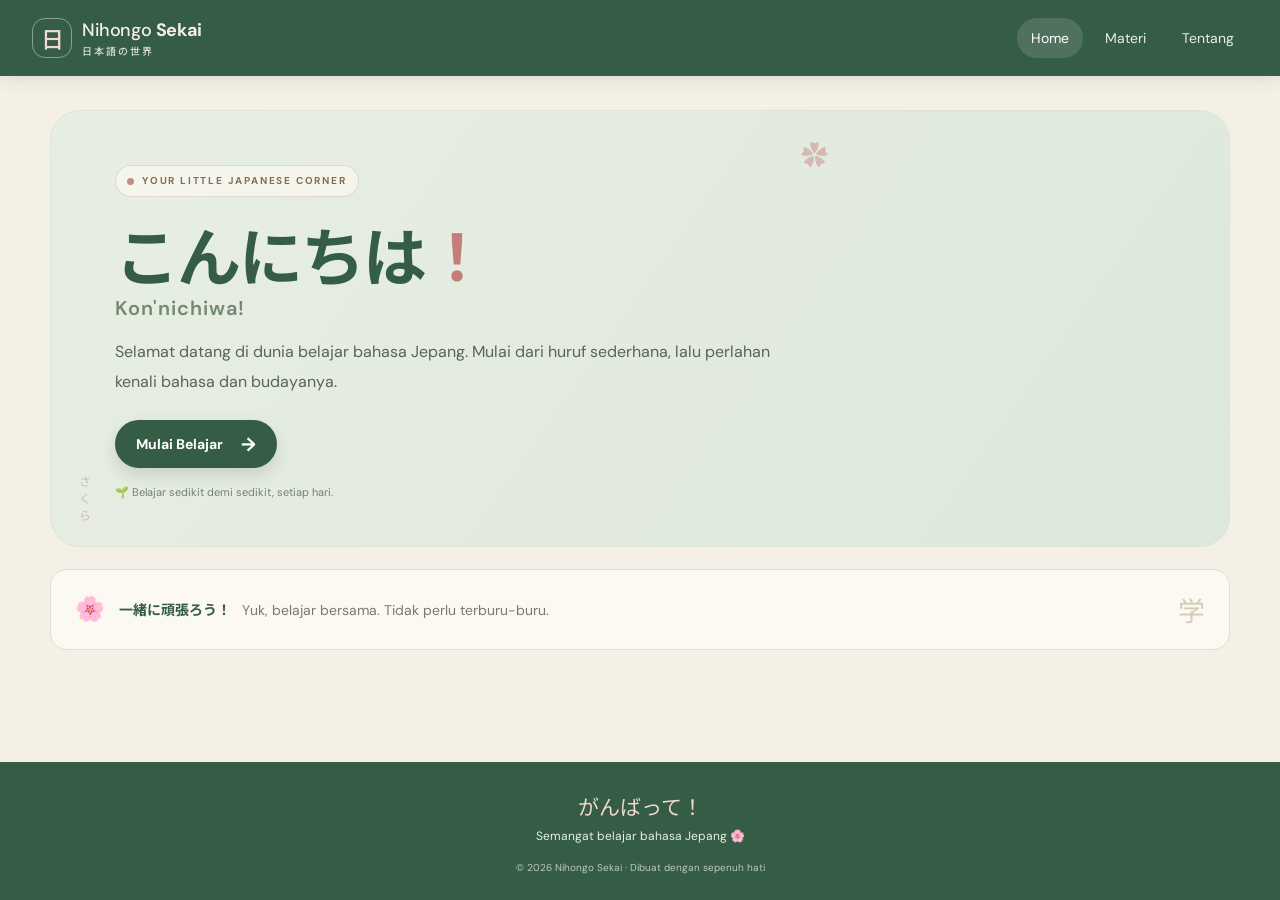
<file: index.html>
<!DOCTYPE html>
<html lang="id">
<head>
  <meta charset="UTF-8">
  <meta name="viewport" content="width=device-width, initial-scale=1.0">
  <meta name="theme-color" content="#355C45">
  <meta name="description" content="Nihongo Sekai — teman belajar bahasa Jepang dari dasar dengan suasana yang menyenangkan.">
  <title>Nihongo Sekai — Selamat Datang</title>
  <link rel="preconnect" href="https://fonts.googleapis.com">
  <link rel="preconnect" href="https://fonts.gstatic.com" crossorigin>
  <link href="https://fonts.googleapis.com/css2?family=DM+Sans:wght@400;500;600;700&family=Noto+Sans+JP:wght@500;600;700&display=swap" rel="stylesheet">
  <link rel="stylesheet" href="css/style.css">
</head>
<body>
  <header class="site-header" id="home">
    <nav class="navbar" aria-label="Navigasi utama">
      <a class="logo" href="#home" aria-label="Nihongo Sekai, kembali ke beranda">
        <span class="logo-mark" aria-hidden="true">日</span>
        <span>Nihongo <strong>Sekai</strong><small>日本語の世界</small></span>
      </a>
      <button class="menu-toggle" id="menuToggle" type="button" aria-label="Buka menu" aria-expanded="false" aria-controls="navLinks">
        <span></span><span></span><span></span>
      </button>
      <div class="nav-links" id="navLinks">
        <a class="active" href="index.html">Home</a>
        <a href="materi.html">Materi</a>
        <a href="index.html#tentang">Tentang</a>
      </div>
    </nav>
  </header>

  <main>
    <section class="hero page-width" aria-labelledby="heroTitle">
      <div class="hero-copy">
        <span class="eyebrow"><span class="eyebrow-dot"></span> YOUR LITTLE JAPANESE CORNER</span>
        <h1 id="heroTitle">こんにちは<span>！</span><br><em>Kon'nichiwa!</em></h1>
        <p class="hero-description">Selamat datang di dunia belajar bahasa Jepang. Mulai dari huruf sederhana, lalu perlahan kenali bahasa dan budayanya.</p>
        <a class="primary-button" href="materi.html">Mulai Belajar <span aria-hidden="true">→</span></a>
        <p class="hero-note"><span aria-hidden="true">🌱</span> Belajar sedikit demi sedikit, setiap hari.</p>
      </div>
      <span class="decor decor-one" aria-hidden="true">✿</span>
      <span class="decor decor-two" aria-hidden="true">さくら</span>
    </section>

    <section class="welcome-strip page-width" aria-label="Pesan penyemangat">
      <span class="welcome-icon" aria-hidden="true">🌸</span>
      <p><strong>一緒に頑張ろう！</strong> <span>Yuk, belajar bersama. Tidak perlu terburu-buru.</span></p>
      <span class="welcome-jp" aria-hidden="true">学</span>
    </section>


  </main>

  <footer class="footer">
    <p class="footer-jp">がんばって！</p>
    <p>Semangat belajar bahasa Jepang 🌸</p>
    <small>© <span id="year">2026</span> Nihongo Sekai · Dibuat dengan sepenuh hati</small>
  </footer>
  <script src="js/script.js"></script>
</body>
</html>
</file>
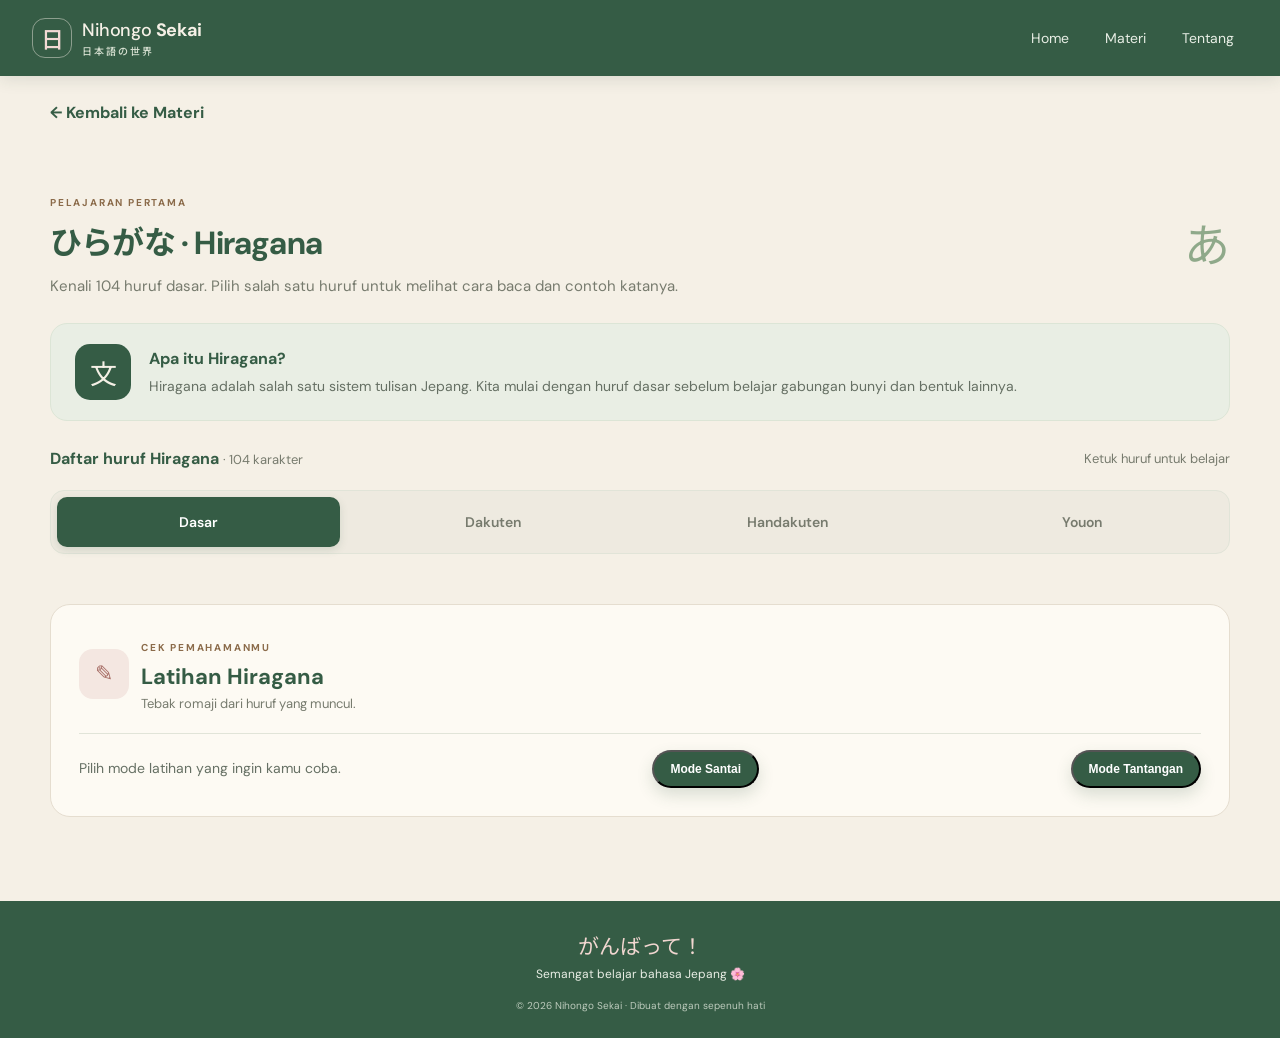
<file: hiragana.html>
<!DOCTYPE html>
<html lang="id">
<head>
  <meta charset="UTF-8">
  <meta name="viewport" content="width=device-width, initial-scale=1.0">
  <meta name="theme-color" content="#355C45">
  <meta name="description" content="Nihongo Sekai — teman belajar bahasa Jepang dari dasar dengan suasana yang menyenangkan.">
  <title>Belajar Hiragana — Nihongo Sekai</title>
  <link rel="preconnect" href="https://fonts.googleapis.com">
  <link rel="preconnect" href="https://fonts.gstatic.com" crossorigin>
  <link href="https://fonts.googleapis.com/css2?family=DM+Sans:wght@400;500;600;700&family=Noto+Sans+JP:wght@500;600;700&display=swap" rel="stylesheet">
  <link rel="stylesheet" href="css/style.css">
</head>
<body>
  <header class="site-header" id="home">
    <nav class="navbar" aria-label="Navigasi utama">
      <a class="logo" href="index.html" aria-label="Nihongo Sekai, kembali ke beranda">
        <span class="logo-mark" aria-hidden="true">日</span>
        <span>Nihongo <strong>Sekai</strong><small>日本語の世界</small></span>
      </a>
      <button class="menu-toggle" id="menuToggle" type="button" aria-label="Buka menu" aria-expanded="false" aria-controls="navLinks">
        <span></span><span></span><span></span>
      </button>
      <div class="nav-links" id="navLinks">
        <a href="index.html">Home</a>
        <a href="materi.html#materi">Materi</a>
        <a href="index.html#tentang">Tentang</a>
      </div>
    </nav>
  </header>

  <main>
    <div class="page-width" style="padding-top:24px">
      <a class="back-link" href="materi.html">← Kembali ke Materi</a>
    </div>
    <section class="hiragana-section page-width" id="hiragana" aria-labelledby="hiraganaTitle">
      <div class="section-heading hiragana-heading">
        <div>
          <span class="section-kicker">PELAJARAN PERTAMA</span>
          <h2 id="hiraganaTitle">ひらがな · Hiragana</h2>
          <p>Kenali 104 huruf dasar. Pilih salah satu huruf untuk melihat cara baca dan contoh katanya.</p>
        </div>
        <span class="heading-flower" aria-hidden="true">あ</span>
      </div>

      <div class="lesson-intro">
        <span class="lesson-intro-mark" aria-hidden="true">文</span>
        <div><strong>Apa itu Hiragana?</strong><p>Hiragana adalah salah satu sistem tulisan Jepang. Kita mulai dengan huruf dasar sebelum belajar gabungan bunyi dan bentuk lainnya.</p></div>
      </div>

      <div class="kana-toolbar">
        <div>
          <strong>Daftar huruf Hiragana</strong>
          <span id="kanaCount"> · 104 karakter</span>
        </div>
        <span class="tap-hint">Ketuk huruf untuk belajar</span>
      </div>

      <div class="kana-tabs" role="tablist" aria-label="Kategori Hiragana">
      <button class="kana-tab active" type="button"
        data-category="basic" aria-selected="true">
        Dasar
      </button>

      <button class="kana-tab" type="button"
        data-category="dakuten" aria-selected="false">
        Dakuten
      </button>

      <button class="kana-tab" type="button"
        data-category="handakuten" aria-selected="false">
        Handakuten
      </button>
      
      <button class="kana-tab" type="button"
        data-category="youon" aria-selected="false">
        Youon
      </button>

</div>

      <div class="kana-grid" id="kanaGrid"
      aria-label="Daftar huruf Hiragana"></div>
      <!-- HINA BARU — DETAIL HURUF DISEMBUNYIKAN SAAT AWAL -->
      <article class="kana-detail" id="kanaDetail" aria-live="polite" hidden>
        <div class="kana-detail-character" id="detailKana">あ</div>
        <div class="kana-detail-copy">
          <span class="detail-label">HURUF YANG DIPILIH</span>
          <h3 id="detailRomaji">a</h3>
          <p id="detailDescription">Dibaca seperti bunyi “a” pada kata “anak”.</p>
          <div class="example-word"><span>CONTOH KATA</span><strong id="detailWord">あさ · asa</strong><small id="detailMeaning">pagi</small></div>
        </div>
      </article>

      <section class="hiragana-quiz" aria-labelledby="quizTitle">
        <div class="quiz-heading"><span class="quiz-icon" aria-hidden="true">✎</span><div><span class="section-kicker">CEK PEMAHAMANMU</span><h3 id="quizTitle">Latihan Hiragana</h3><p>Tebak romaji dari huruf yang muncul.</p></div></div>
        
<div class="quiz-content">

  <!-- HALAMAN 1: PILIH MODE -->
  <div class="quiz-start" id="quizStart">
    <p>Pilih mode latihan yang ingin kamu coba.</p>

    <button class="primary-button quiz-start-button"
      id="startRelaxedQuiz" type="button">
      Mode Santai
    </button>

    <button class="primary-button quiz-start-button"
      id="startChallengeQuiz" type="button">
      Mode Tantangan
    </button>
  </div>

  <!-- HALAMAN 2: PILIH JUMLAH SOAL -->
  <div id="quizCountSelect" hidden>
    <h3>Pilih Jumlah Soal</h3>
    <p id="quizModeDescription"></p>

    <div class="quiz-count-options">
      <button type="button" data-count="10">10 Soal</button>
      <button type="button" data-count="20">20 Soal</button>
      <button type="button" data-count="30">30 Soal</button>
      <button type="button" data-count="40">40 Soal</button>
      <button type="button" data-count="50">50 Soal</button>
      <button type="button" data-count="60">60 Soal</button>
      <button type="button" data-count="70">70 Soal</button>
      <button type="button" data-count="80">80 Soal</button>
      <button type="button" data-count="90">90 Soal</button>
      <button type="button" data-count="100">100 Soal</button>
    </div>

    <button type="button" id="backToQuizMode">
      ← Kembali
    </button>
  </div>

  <!-- HALAMAN 3: QUIZ -->
  <div id="quizContent" hidden></div>

</div>


      </section>
    </section>

  </main>
  <footer class="footer">
    <p class="footer-jp">がんばって！</p>
    <p>Semangat belajar bahasa Jepang 🌸</p>
    <small>© <span id="year">2026</span> Nihongo Sekai · Dibuat dengan sepenuh hati</small>
  </footer>
  <!-- COMMON — SCRIPT UTAMA -->
    <script src="js/script.js"></script>

<!-- HINA BARU — SCRIPT HIRAGANA -->
    <script src="js/hiragana.js"></script>
</body>
</html>
</file>
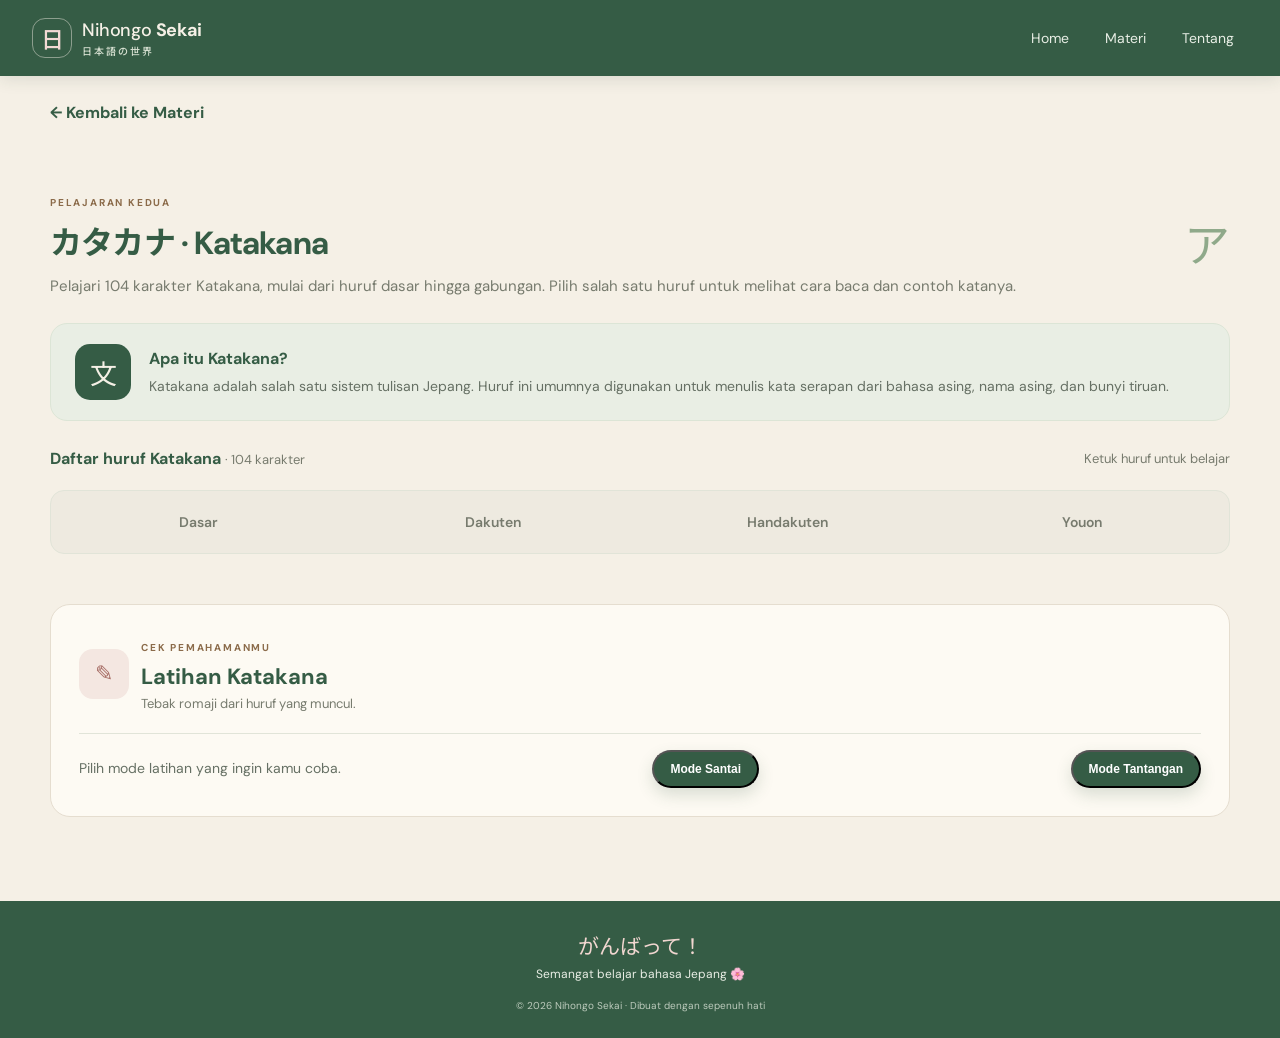
<file: katakana.html>
<!DOCTYPE html>
<html lang="id">
<head>
  <meta charset="UTF-8">
  <meta name="viewport" content="width=device-width, initial-scale=1.0">
  <meta name="theme-color" content="#355C45">
  <meta name="description" content="Nihongo Sekai — teman belajar Katakana bahasa Jepang.">

  <title>Belajar Katakana — Nihongo Sekai</title>

  <link rel="preconnect" href="https://fonts.googleapis.com">
  <link rel="preconnect" href="https://fonts.gstatic.com" crossorigin>
  <link href="https://fonts.googleapis.com/css2?family=DM+Sans:wght@400;500;600;700&family=Noto+Sans+JP:wght@500;600;700&display=swap" rel="stylesheet">

  <link rel="stylesheet" href="css/style.css">
</head>
<body>

  <!-- KATAKANA BARU — HEADER DAN NAVIGASI -->
  <header class="site-header" id="home">
    <nav class="navbar" aria-label="Navigasi utama">
      <a class="logo" href="index.html" aria-label="Nihongo Sekai, kembali ke beranda">
        <span class="logo-mark" aria-hidden="true">日</span>
        <span>Nihongo <strong>Sekai</strong><small>日本語の世界</small></span>
      </a>

      <button class="menu-toggle" id="menuToggle" type="button" aria-label="Buka menu" aria-expanded="false" aria-controls="navLinks">
        <span></span><span></span><span></span>
      </button>
      <div class="nav-links" id="navLinks">
        <a href="index.html">Home</a>
        <a href="materi.html#materi">Materi</a>
        <a href="index.html#tentang">Tentang</a>
      </div>
    </nav>
  </header>

  <main>

    <!-- KATAKANA BARU — TOMBOL KEMBALI -->
    <div class="page-width" style="padding-top:24px">
      <a class="back-link" href="materi.html">← Kembali ke Materi</a>
    </div>

    <!-- KATAKANA BARU — BAGIAN MATERI -->
    <section class="hiragana-section page-width" id="katakana"
      aria-labelledby="katakanaTitle">

      <div class="section-heading hiragana-heading">
        <div>
          <span class="section-kicker">PELAJARAN KEDUA</span>
          <h2 id="katakanaTitle">カタカナ · Katakana</h2>

          <!-- KATAKANA BARU — DESKRIPSI JUMLAH KARAKTER -->
          <p>Pelajari 104 karakter Katakana, mulai dari huruf dasar hingga gabungan. Pilih salah satu huruf untuk melihat cara baca dan contoh katanya.</p>
        </div>
        <span class="heading-flower" aria-hidden="true">ア</span>
      </div>

      <!-- KATAKANA BARU — PENJELASAN -->
      <div class="lesson-intro">
        <span class="lesson-intro-mark" aria-hidden="true">文</span>
        <div>
          <strong>Apa itu Katakana?</strong>
          <p>Katakana adalah salah satu sistem tulisan Jepang. Huruf ini umumnya digunakan untuk menulis kata serapan dari bahasa asing, nama asing, dan bunyi tiruan.</p>
        </div>
      </div>

      <!-- KATAKANA BARU — TOOLBAR -->
      <div class="kana-toolbar">
        <div>
          <strong>Daftar huruf Katakana</strong>
          <!-- KATAKANA BARU — JUMLAH HURUF -->
          <span id="kanaCount"> · 104 karakter</span>
        </div>
        <span class="tap-hint">Ketuk huruf untuk belajar</span>
      </div>

        
<!-- KATAKANA BARU — TAB KATEGORI -->

<div class="kana-tabs" aria-label="Kategori Katakana">

  <!-- KATAKANA BARU — TAB DASAR -->
  <button class="kana-tab" type="button"
    data-category="basic" aria-pressed="false">
    Dasar
  </button>

  <!-- KATAKANA BARU — TAB DAKUTEN -->
  <button class="kana-tab" type="button"
    data-category="dakuten" aria-pressed="false">
    Dakuten
  </button>

  <!-- KATAKANA BARU — TAB HANDAKUTEN -->
  <button class="kana-tab" type="button"
    data-category="handakuten" aria-pressed="false">
    Handakuten
  </button>

  <!-- KATAKANA BARU — TAB YOUON -->
  <button class="kana-tab" type="button"
    data-category="youon" aria-pressed="false">
    Youon
  </button>

      </div>

      <!-- KATAKANA BARU — GRID HURUF -->
      <div class="kana-grid" id="kanaGrid"
        aria-label="Daftar huruf Katakana"></div>

      <!-- KATAKANA BARU — DETAIL HURUF -->
      <!-- KATAKANA BARU — DETAIL TERSEMBUNYI SAAT AWAL -->
      <article class="kana-detail" id="kanaDetail" aria-live="polite" hidden>
        <div class="kana-detail-character" id="detailKana">ア</div>

        <div class="kana-detail-copy">
          <span class="detail-label">HURUF YANG DIPILIH</span>
          <h3 id="detailRomaji">a</h3>
          <p id="detailDescription">Dibaca seperti bunyi a.</p>

          <div class="example-word">
            <span>CONTOH KATA</span>
            <strong id="detailWord">アイス</strong>
            <small id="detailMeaning">Es krim</small>
          </div>
        </div>
      </article>

      <!-- KATAKANA BARU — BAGIAN LATIHAN -->
      <section class="hiragana-quiz" aria-labelledby="quizTitle">

        <div class="quiz-heading">
          <span class="quiz-icon" aria-hidden="true">✎</span>
          <div>
            <span class="section-kicker">CEK PEMAHAMANMU</span>
            <h3 id="quizTitle">Latihan Katakana</h3>
            <p>Tebak romaji dari huruf yang muncul.</p>
          </div>
        </div>

        <div class="quiz-content">

        <!-- KATAKANA BARU — TOMBOL PILIH MODE -->
        <div class="quiz-start" id="quizStart">
          <p>Pilih mode latihan yang ingin kamu coba.</p>

          <button class="primary-button quiz-start-button"
            id="startRelaxedKatakana" type="button">
            Mode Santai
          </button>

          <button class="primary-button quiz-start-button"
            id="startChallengeKatakana" type="button">
            Mode Tantangan
          </button>
        </div>
        </div>
      </section>

    </section>
  </main>

  <!-- KATAKANA BARU — FOOTER -->
  <footer class="footer">
    <p class="footer-jp">がんばって！</p>
    <p>Semangat belajar bahasa Jepang 🌸</p>
    <small>© <span id="year">2026</span> Nihongo Sekai · Dibuat dengan sepenuh hati</small>
  </footer>

  <!-- KATAKANA BARU — JAVASCRIPT -->
  <script src="js/script.js"></script>
  <script src="js/katakana.js"></script>

</body>
</html>
</file>
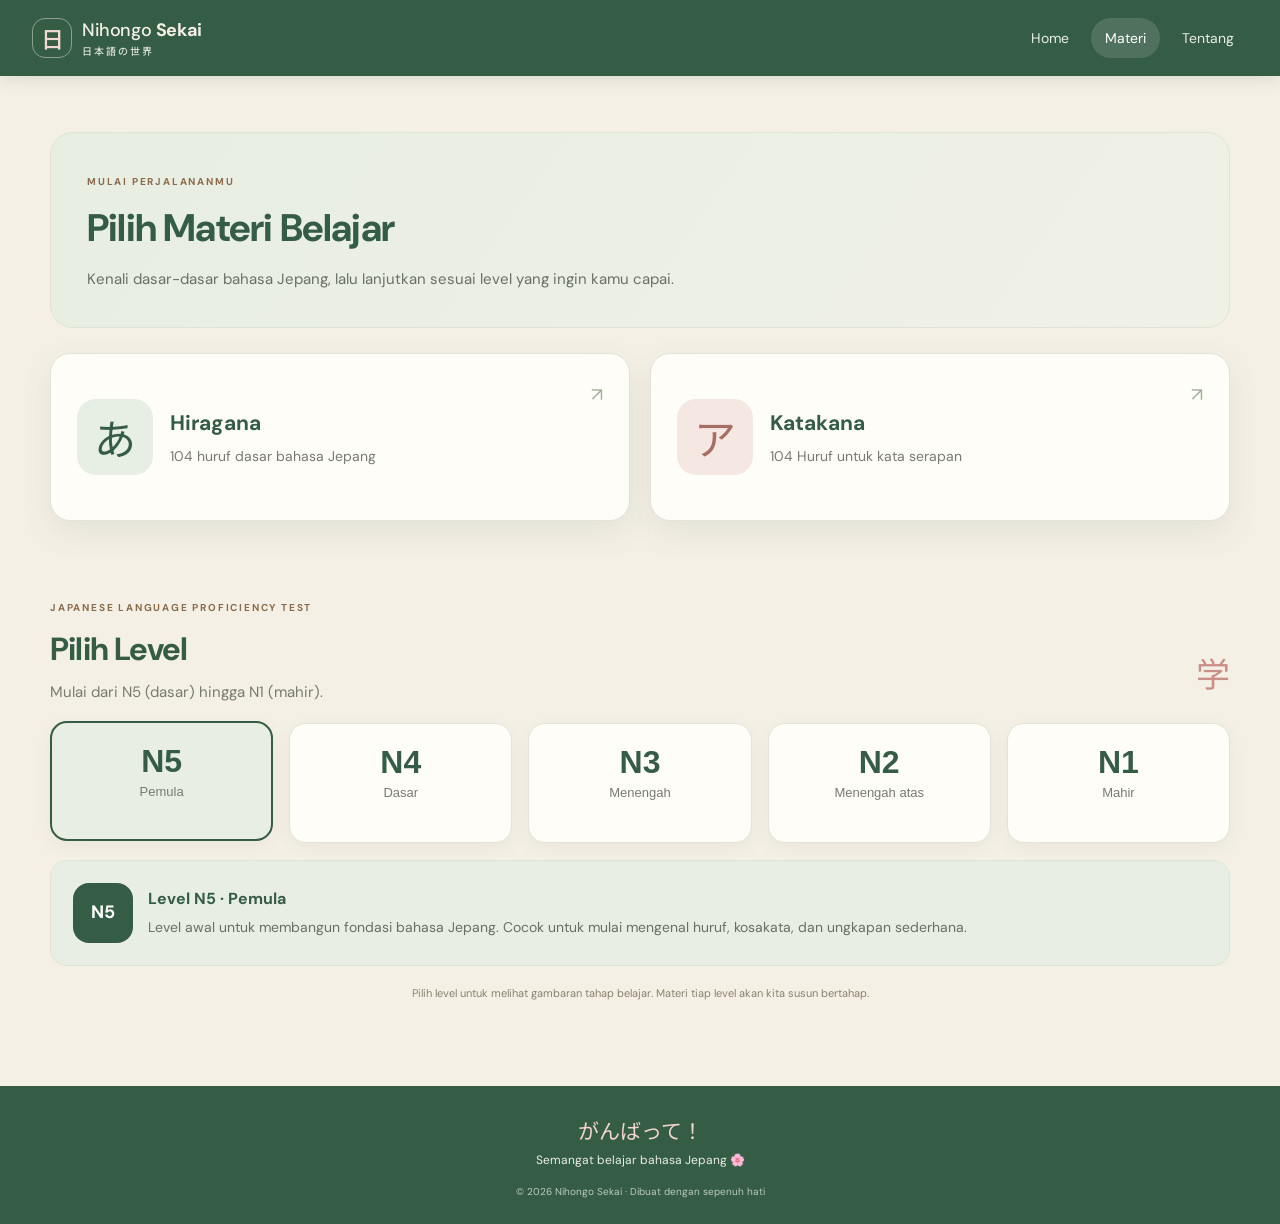
<file: materi.html>
<!DOCTYPE html>
<html lang="id">
<head>
  <meta charset="UTF-8">
  <meta name="viewport" content="width=device-width, initial-scale=1.0">
  <meta name="theme-color" content="#355C45">
  <meta name="description" content="Pilih materi dan level belajar bahasa Jepang di Nihongo Sekai.">
  <title>Materi — Nihongo Sekai</title>
  <link rel="preconnect" href="https://fonts.googleapis.com">
  <link rel="preconnect" href="https://fonts.gstatic.com" crossorigin>
  <link href="https://fonts.googleapis.com/css2?family=DM+Sans:wght@400;500;600;700&family=Noto+Sans+JP:wght@500;600;700&display=swap" rel="stylesheet">
  <link rel="stylesheet" href="css/style.css">
</head>
<body>
  <header class="site-header">
    <nav class="navbar" aria-label="Navigasi utama">
      <a class="logo" href="index.html" aria-label="Nihongo Sekai, kembali ke beranda">
        <span class="logo-mark" aria-hidden="true">日</span>
        <span>Nihongo <strong>Sekai</strong><small>日本語の世界</small></span>
      </a>
      <button class="menu-toggle" id="menuToggle" type="button" aria-label="Buka menu" aria-expanded="false" aria-controls="navLinks"><span></span><span></span><span></span></button>
      <div class="nav-links" id="navLinks">
        <a href="index.html">Home</a>
        <a class="active" href="materi.html">Materi</a>
        <a href="index.html#tentang">Tentang</a>
      </div>
    </nav>
  </header>

  <main class="page-width learning-page">
    <section class="learning-heading">
      <span class="section-kicker">MULAI PERJALANANMU</span>
      <h1>Pilih Materi Belajar</h1>
      <p>Kenali dasar-dasar bahasa Jepang, lalu lanjutkan sesuai level yang ingin kamu capai.</p>
    </section>

    <section class="learning-materials" aria-label="Pilihan materi">
      <a class="item item-hiragana" href="hiragana.html">
        <span class="item-symbol" aria-hidden="true">あ</span>
        <div><h2>Hiragana</h2><p>104 huruf dasar bahasa Jepang</p></div>
        <span class="item-arrow" aria-hidden="true">↗</span>
      </a>
     
      <!-- KATAKANA BARU — AKTIF -->
      <a class="item item-katakana" href="katakana.html">
        <span class="item-symbol" aria-hidden="true">ア</span>
        <div><h2>Katakana</h2><p>104 Huruf untuk kata serapan</p></div>
        <span class="item-arrow" aria-hidden="true">↗</span>
      </a>
    </section>

    <section class="jlpt-section" aria-labelledby="jlptTitle">
      <div class="section-heading">
        <div><span class="section-kicker">JAPANESE LANGUAGE PROFICIENCY TEST</span><h2 id="jlptTitle">Pilih Level</h2><p>Mulai dari N5 (dasar) hingga N1 (mahir).</p></div>
        <span class="heading-flower" aria-hidden="true">学</span>
      </div>
      <div class="jlpt-grid">
        <button class="level-card selected" type="button" data-level="N5" aria-pressed="true"><strong>N5</strong><span>Pemula</span></button>
        <button class="level-card" type="button" data-level="N4" aria-pressed="false"><strong>N4</strong><span>Dasar</span></button>
        <button class="level-card" type="button" data-level="N3" aria-pressed="false"><strong>N3</strong><span>Menengah</span></button>
        <button class="level-card" type="button" data-level="N2" aria-pressed="false"><strong>N2</strong><span>Menengah atas</span></button>
        <button class="level-card" type="button" data-level="N1" aria-pressed="false"><strong>N1</strong><span>Mahir</span></button>
      </div>
      <div class="level-info" id="levelInfo" aria-live="polite">
        <span class="level-info-mark">N5</span>
        <div><strong>Level N5 · Pemula</strong><p>Level awal untuk membangun fondasi bahasa Jepang. Cocok untuk mulai mengenal huruf, kosakata, dan ungkapan sederhana.</p></div>
      </div>
      <p class="coming-note">Pilih level untuk melihat gambaran tahap belajar. Materi tiap level akan kita susun bertahap.</p>
    </section>
  </main>

  <footer class="footer"><p class="footer-jp">がんばって！</p><p>Semangat belajar bahasa Jepang 🌸</p><small>© <span id="year">2026</span> Nihongo Sekai · Dibuat dengan sepenuh hati</small></footer>
  <script src="js/script.js"></script>
</body>
</html>
</file>
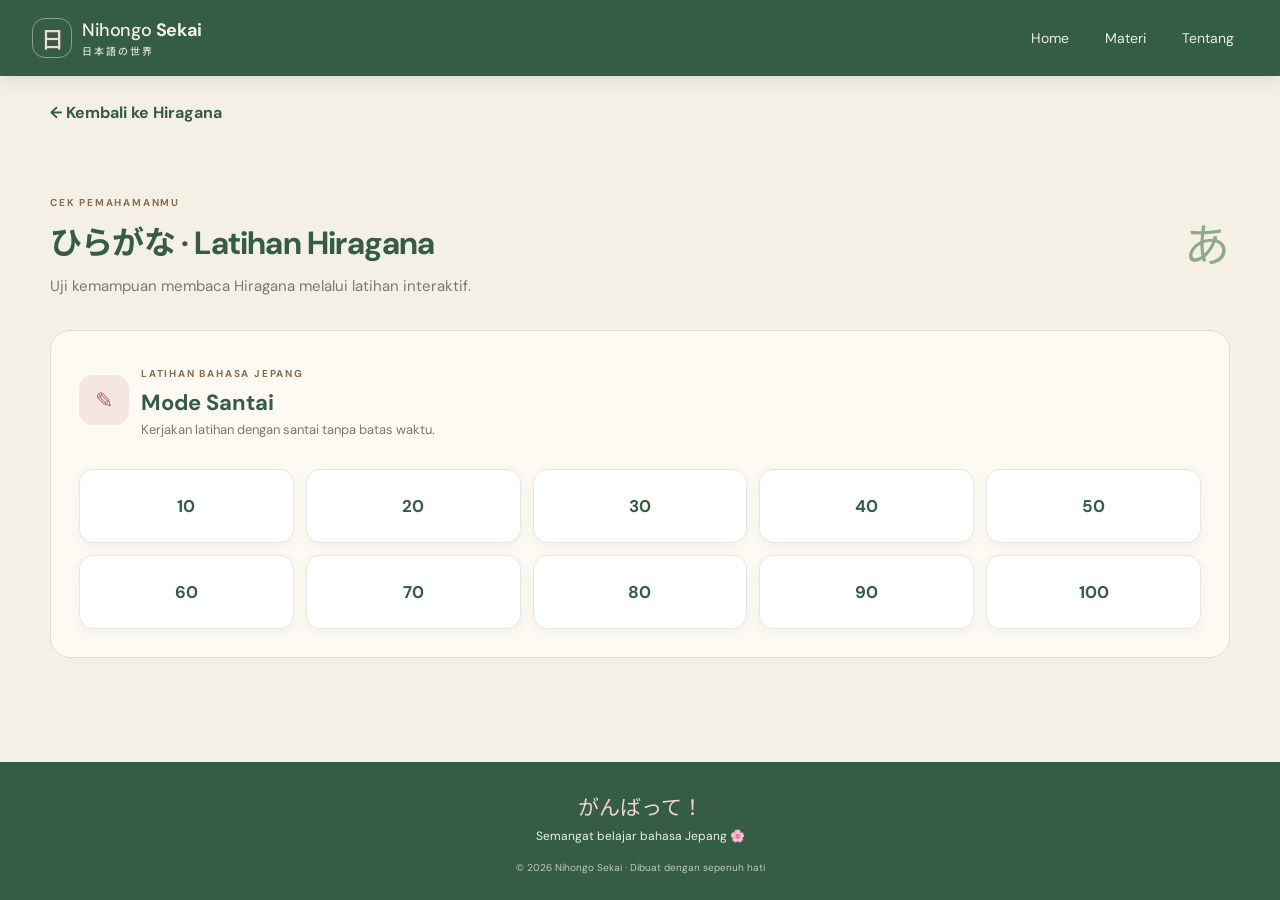
<file: quiz-hiragana.html>
<!DOCTYPE html>
<html lang="id">
<head>
  <meta charset="UTF-8">
  <meta name="viewport" content="width=device-width, initial-scale=1.0">
  <meta name="theme-color" content="#355C45">
  <meta name="description" content="Latihan Hiragana Nihongo Sekai.">
  <title>Latihan Hiragana — Nihongo Sekai</title>

  <link rel="preconnect" href="https://fonts.googleapis.com">
  <link rel="preconnect" href="https://fonts.gstatic.com" crossorigin>
  <link href="https://fonts.googleapis.com/css2?family=DM+Sans:wght@400;500;600;700&family=Noto+Sans+JP:wght@500;600;700&display=swap" rel="stylesheet">

  <link rel="stylesheet" href="css/style.css">
</head>
<body>

  <header class="site-header">
    <nav class="navbar" aria-label="Navigasi utama">
      <a class="logo" href="index.html">
        <span class="logo-mark" aria-hidden="true">日</span>
        <span>
          Nihongo <strong>Sekai</strong>
          <small>日本語の世界</small>
        </span>
      </a>

      <button class="menu-toggle" id="menuToggle"
        type="button" aria-label="Buka menu"
        aria-expanded="false" aria-controls="navLinks">
        <span></span><span></span><span></span>
      </button>

      <div class="nav-links" id="navLinks">
        <a href="index.html">Home</a>
        <a href="materi.html#materi">Materi</a>
        <a href="index.html#tentang">Tentang</a>
      </div>
    </nav>
  </header>

  <main>
    <div class="page-width" style="padding-top:24px">
      <a class="back-link" href="hiragana.html">
        ← Kembali ke Hiragana
      </a>
    </div>

    <section class="hiragana-section page-width">

      <div class="section-heading hiragana-heading">
        <div>
          <span class="section-kicker">CEK PEMAHAMANMU</span>
          <h2>ひらがな · Latihan Hiragana</h2>
          <p>Uji kemampuan membaca Hiragana melalui latihan interaktif.</p>
        </div>
        <span class="heading-flower" aria-hidden="true">あ</span>
      </div>

      <section class="hiragana-quiz">
        <div class="quiz-heading">
          <span class="quiz-icon" aria-hidden="true">✎</span>
          <div>
            <span class="section-kicker">LATIHAN BAHASA JEPANG</span>
            <h3 id="quizTitle">Mulai Latihan</h3>
            <p id="quizModeDescription">
              Pilih jumlah quiz yang ingin kamu kerjakan.
            </p>
          </div>
        </div>

<div class="quiz-content">

  <!-- PILIH JUMLAH SOAL -->
  <div id="quizSetup">
    <div class="quiz-count-options" id="questionCountOptions">
      <button type="button" data-count="10">10</button>
      <button type="button" data-count="20">20</button>
      <button type="button" data-count="30">30</button>
      <button type="button" data-count="40">40</button>
      <button type="button" data-count="50">50</button>
      <button type="button" data-count="60">60</button>
      <button type="button" data-count="70">70</button>
      <button type="button" data-count="80">80</button>
      <button type="button" data-count="90">90</button>
      <button type="button" data-count="100">100</button>
    </div>
  </div>

  <!-- TEMPAT PERTANYAAN DAN HASIL -->
  <div id="quizContent" hidden></div>

</div>

      </section>

    </section>
  </main>

  <footer class="footer">
    <p class="footer-jp">がんばって！</p>
    <p>Semangat belajar bahasa Jepang 🌸</p>
    <small>© <span id="year">2026</span> Nihongo Sekai · Dibuat dengan sepenuh hati</small>
  </footer>

  <script src="js/script.js"></script>
  <script src="js/quiz-hiragana.js"></script>
</body>
</html>
</file>
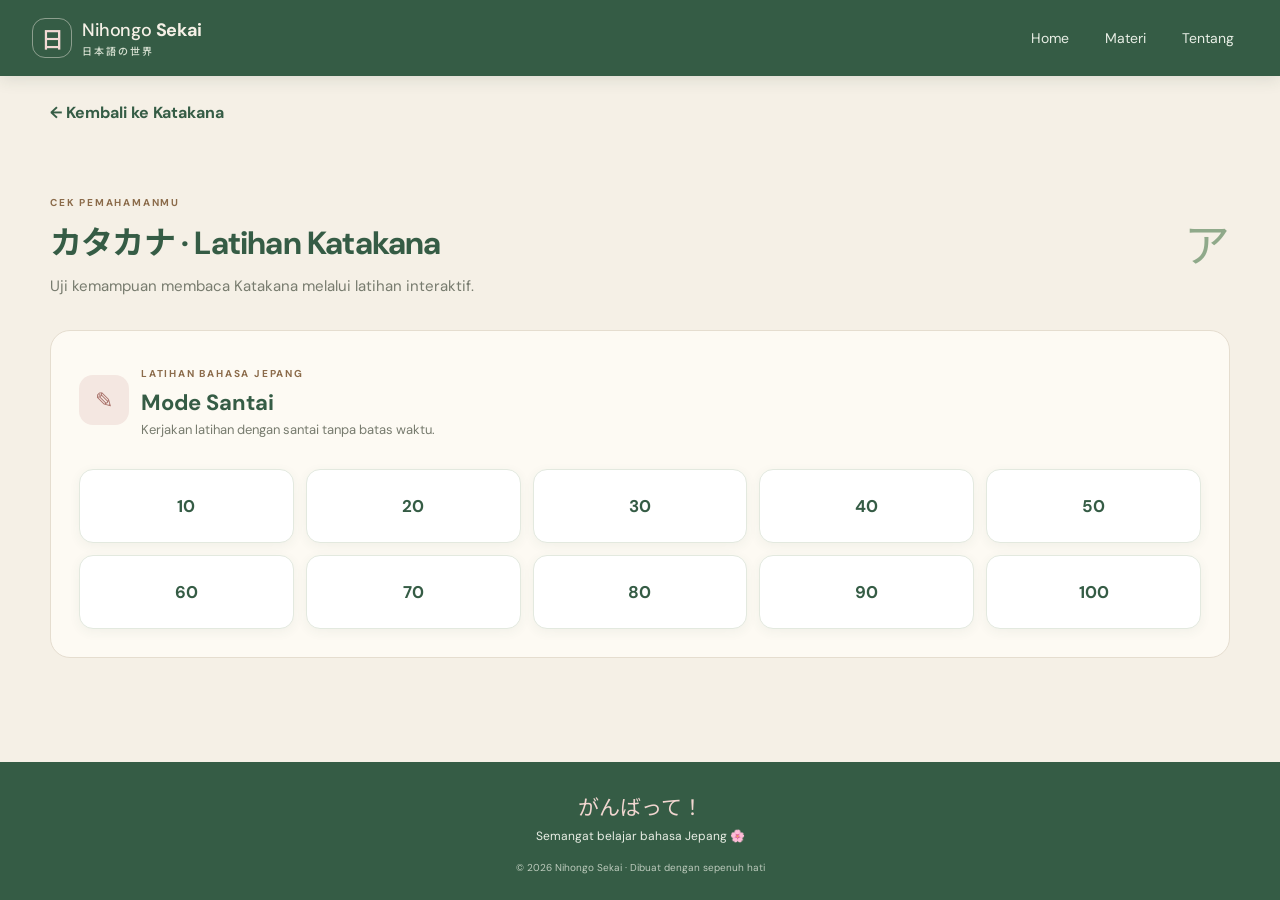
<file: quiz-katakana.html>
<!DOCTYPE html>
<html lang="id">
<head>
  <meta charset="UTF-8">
  <meta name="viewport" content="width=device-width, initial-scale=1.0">
  <meta name="theme-color" content="#355C45">

  <!-- KUIS KATAKANA BARU — IDENTITAS HALAMAN -->
  <meta name="description" content="Latihan Katakana Nihongo Sekai.">
  <title>Latihan Katakana — Nihongo Sekai</title>

  <link rel="preconnect" href="https://fonts.googleapis.com">
  <link rel="preconnect" href="https://fonts.gstatic.com" crossorigin>
  <link href="https://fonts.googleapis.com/css2?family=DM+Sans:wght@400;500;600;700&family=Noto+Sans+JP:wght@500;600;700&display=swap" rel="stylesheet">

  <link rel="stylesheet" href="css/style.css">
</head>
<body>

  <!-- NAVIGASI -->
  <header class="site-header">
    <nav class="navbar" aria-label="Navigasi utama">
      <a class="logo" href="index.html">
        <span class="logo-mark" aria-hidden="true">日</span>
        <span>
          Nihongo <strong>Sekai</strong>
          <small>日本語の世界</small>
        </span>
      </a>

      <button class="menu-toggle" id="menuToggle"
        type="button" aria-label="Buka menu"
        aria-expanded="false" aria-controls="navLinks">
        <span></span><span></span><span></span>
      </button>

      <div class="nav-links" id="navLinks">
        <a href="index.html">Home</a>
        <a href="materi.html#materi">Materi</a>
        <a href="index.html#tentang">Tentang</a>
      </div>
    </nav>
  </header>

  <main>
    <div class="page-width" style="padding-top:24px">

      <!-- KUIS KATAKANA BARU — TOMBOL KEMBALI -->
      <a class="back-link" href="katakana.html">
        ← Kembali ke Katakana
      </a>

    </div>

    <section class="hiragana-section page-width">

      <!-- KUIS KATAKANA BARU — JUDUL HALAMAN -->
      <div class="section-heading hiragana-heading">
        <div>
          <span class="section-kicker">CEK PEMAHAMANMU</span>
          <h2>カタカナ · Latihan Katakana</h2>
          <p>Uji kemampuan membaca Katakana melalui latihan interaktif.</p>
        </div>
        <span class="heading-flower" aria-hidden="true">ア</span>
      </div>

      <section class="hiragana-quiz">

        <div class="quiz-heading">
          <span class="quiz-icon" aria-hidden="true">✎</span>
          <div>
            <span class="section-kicker">LATIHAN BAHASA JEPANG</span>

            <!-- KUIS KATAKANA BARU — ID KHUSUS -->
            <h3 id="katakanaQuizTitle">Mulai Latihan</h3>
            <p id="katakanaQuizModeDescription">
              Pilih jumlah soal yang ingin kamu kerjakan.
            </p>
          </div>
        </div>

        <div class="quiz-content">

          <!-- KUIS KATAKANA BARU — PILIH JUMLAH SOAL -->
          <div id="katakanaQuizSetup">
            <div class="quiz-count-options" id="katakanaQuestionCountOptions">
              <button type="button" data-count="10">10</button>
              <button type="button" data-count="20">20</button>
              <button type="button" data-count="30">30</button>
              <button type="button" data-count="40">40</button>
              <button type="button" data-count="50">50</button>
              <button type="button" data-count="60">60</button>
              <button type="button" data-count="70">70</button>
              <button type="button" data-count="80">80</button>
              <button type="button" data-count="90">90</button>
              <button type="button" data-count="100">100</button>
            </div>
          </div>

          <!-- KUIS KATAKANA BARU — TEMPAT PERTANYAAN DAN HASIL -->
          <div id="katakanaQuizContent" hidden></div>

        </div>
      </section>
    </section>
  </main>

  <!-- FOOTER -->
  <footer class="footer">
    <p class="footer-jp">がんばって！</p>
    <p>Semangat belajar bahasa Jepang 🌸</p>
    <small>© <span id="year">2026</span> Nihongo Sekai · Dibuat dengan sepenuh hati</small>
  </footer>

  <!-- KUIS KATAKANA BARU — JAVASCRIPT -->
  <script src="js/script.js"></script>
  <script src="js/quiz-katakana.js"></script>

</body>
</html>
</file>
<file: css/style.css>
/* ==========================================
   01. GLOBAL — WARNA, RESET, DAN DASAR
========================================== */

:root {
  --forest: #355c45;
  --forest-deep: #294a38;
  --sage: #8fa98a;
  --sage-light: #e5ebdf;
  --cream: #f5f0e6;
  --paper: #fffdf8;
  --brown: #8b6b4a;
  --ink: #303b32;
  --muted: #777b6e;
  --line: #e1e4d8;
  --shadow: 0 12px 32px rgba(53, 92, 69, .09);
}

* {
  margin: 0;
  padding: 0;
  box-sizing: border-box;
}

html {
  min-height: 100%;
  scroll-behavior: smooth;
  scroll-padding-top: 84px;
  -webkit-text-size-adjust: 100%;
  text-size-adjust: 100%;
}

body {
  min-width: 320px;
  min-height: 100vh;
  min-height: 100svh;
  display: flex;
  flex-direction: column;
  background: var(--cream);
  color: var(--ink);
  font-family: "DM Sans", "Noto Sans JP", sans-serif;
  line-height: 1.6;
}

body > main {
  flex: 1 0 auto;
}

a {
  color: inherit;
}

.page-width {
  width: min(1080px, calc(100% - 40px));
  margin-inline: auto;
}


/* ==========================================
   02. HEADER DAN NAVIGASI
========================================== */

.site-header {
  position: sticky;
  top: 0;
  z-index: 20;
  background: var(--forest);
  color: var(--cream);
  box-shadow: 0 3px 16px rgba(30, 55, 39, .12);
}

.navbar {
  width: min(1120px, calc(100% - 40px));
  min-height: 76px;
  margin: auto;
  display: flex;
  align-items: center;
  justify-content: space-between;
  gap: 20px;
}

.logo {
  display: inline-flex;
  align-items: center;
  gap: 10px;
  font-size: 18px;
  font-weight: 500;
  line-height: 1.15;
  letter-spacing: -.4px;
  text-decoration: none;
}

.logo strong {
  font-weight: 700;
}

.logo small {
  display: block;
  margin-top: 4px;
  color: #d5dfd0;
  font-family: "Noto Sans JP", sans-serif;
  font-size: 10px;
  letter-spacing: 2px;
}

.logo-mark {
  display: grid;
  place-items: center;
  width: 40px;
  height: 40px;
  border: 1px solid rgba(245, 240, 230, .45);
  border-radius: 13px;
  color: #f3d9d4;
  font-family: "Noto Sans JP", sans-serif;
  font-size: 23px;
}

.nav-links {
  display: flex;
  align-items: center;
  gap: 8px;
}

.nav-links a {
  padding: 9px 14px;
  border-radius: 22px;
  color: #e8eee5;
  font-size: 14px;
  text-decoration: none;
  transition: background .2s, color .2s;
}

.nav-links a:hover,
.nav-links a.active {
  background: rgba(255, 255, 255, .13);
  color: #fff;
}

.menu-toggle {
  display: none;
  width: 42px;
  height: 40px;
  padding: 9px;
  border: 1px solid rgba(255, 255, 255, .3);
  border-radius: 10px;
  background: transparent;
}

.menu-toggle span {
  display: block;
  height: 2px;
  margin: 4px 0;
  border-radius: 3px;
  background: var(--cream);
}


/* ==========================================
   03. BERANDA — HERO
========================================== */

.hero {
  position: relative;
  display: grid;
  grid-template-columns: 1fr;
  align-items: center;
  min-height: 0;
  margin-top: 34px;
  padding: 38px 42px 30px 52px;
  overflow: hidden;
  border: 1px solid #dce5d6;
  border-radius: 30px;
  background: linear-gradient(
    125deg,
    #e8eee2 0%,
    #e2eadf 58%,
    #dce8dc 100%
  );
}

.hero-copy {
  position: relative;
  z-index: 2;
}

.eyebrow,
.section-kicker {
  color: var(--brown);
  font-size: 10px;
  font-weight: 700;
  letter-spacing: 1.8px;
}

.eyebrow {
  display: inline-flex;
  align-items: center;
  gap: 8px;
  padding: 7px 11px;
  border: 1px solid rgba(139, 107, 74, .2);
  border-radius: 30px;
  background: rgba(255, 253, 248, .56);
}

.eyebrow-dot {
  width: 7px;
  height: 7px;
  border-radius: 50%;
  background: #c78b82;
}

.hero h1 {
  margin-top: 20px;
  color: var(--forest);
  font-family: "Noto Sans JP", sans-serif;
  font-size: clamp(42px, 6vw, 64px);
  line-height: 1.13;
  letter-spacing: -2px;
}

.hero h1 span {
  color: #c47e78;
}

.hero h1 em {
  display: block;
  margin-top: 8px;
  color: #718a70;
  font-family: "DM Sans", sans-serif;
  font-size: 17px;
  font-style: normal;
  font-weight: 600;
  letter-spacing: 1px;
}

.hero-description {
  max-width: 620px;
  margin-top: 17px;
  color: #596458;
  font-size: 14px;
  line-height: 1.85;
}

.primary-button {
  display: inline-flex;
  align-items: center;
  gap: 18px;
  margin-top: 24px;
  padding: 13px 21px;
  border-radius: 28px;
  background: var(--forest);
  color: white;
  box-shadow: 0 7px 16px rgba(53, 92, 69, .18);
  font-size: 14px;
  font-weight: 700;
  text-decoration: none;
  transition: transform .2s, background .2s;
}

.primary-button:hover {
  transform: translateY(-2px);
  background: var(--forest-deep);
}

.primary-button span {
  font-size: 19px;
  line-height: 1;
}

.hero-note {
  margin-top: 16px;
  color: #748071;
  font-size: 11px;
}

.decor {
  position: absolute;
  color: rgba(196, 126, 120, .45);
  pointer-events: none;
}

.decor-one {
  top: 23px;
  right: 34%;
  font-size: 27px;
}

.decor-two {
  bottom: 20px;
  left: 24px;
  font-family: "Noto Sans JP", sans-serif;
  font-size: 12px;
  letter-spacing: 5px;
  writing-mode: vertical-rl;
}

.welcome-strip {
  display: flex;
  align-items: center;
  gap: 14px;
  margin-top: 22px;
  padding: 15px 21px;
  border: 1px solid #e6dfd1;
  border-radius: 17px;
  background: rgba(255, 253, 248, .72);
}

.welcome-icon {
  font-size: 24px;
}

.welcome-strip p {
  flex: 1;
  color: var(--forest);
  font-size: 13px;
}

.welcome-strip p strong {
  margin-right: 7px;
  font-family: "Noto Sans JP", sans-serif;
}

.welcome-strip p span {
  color: var(--muted);
}

.welcome-jp {
  color: #d7cbb6;
  font-family: "Noto Sans JP", sans-serif;
  font-size: 27px;
}


/* ==========================================
   04. BERANDA — PILIHAN MATERI
========================================== */

.materi {
  padding-top: 76px;
  padding-bottom: 64px;
}

.section-heading {
  display: flex;
  justify-content: space-between;
  align-items: end;
  margin-bottom: 25px;
}

.section-heading h2,
.about h2 {
  margin-top: 5px;
  color: var(--forest);
  font-size: 29px;
  letter-spacing: -.8px;
}

.section-heading p {
  margin-top: 5px;
  color: var(--muted);
  font-size: 13px;
}

.heading-flower {
  color: #c98f87;
  font-size: 34px;
}

.menu {
  display: grid;
  grid-template-columns: repeat(2, minmax(0, 1fr));
  gap: 16px;
}

.item {
  position: relative;
  display: flex;
  align-items: center;
  gap: 17px;
  min-height: 124px;
  padding: 20px;
  overflow: hidden;
  border: 1px solid var(--line);
  border-radius: 20px;
  background: var(--paper);
  box-shadow: var(--shadow);
  color: inherit;
  text-decoration: none;
  transition: transform .2s, box-shadow .2s;
}

.item:hover {
  transform: translateY(-3px);
  box-shadow: 0 16px 32px rgba(53, 92, 69, .13);
}

.item-symbol {
  display: grid;
  flex: 0 0 68px;
  place-items: center;
  width: 68px;
  height: 68px;
  border-radius: 19px;
  color: var(--forest);
  font-family: "Noto Sans JP", sans-serif;
  font-size: 37px;
}

.item-hiragana .item-symbol {
  background: #e7eee3;
}

.item-katakana .item-symbol {
  background: #f5e8e2;
  color: #a76e66;
}

.item-kanji .item-symbol {
  background: #eee9d9;
  color: #88724d;
}

.item-vocab .item-symbol {
  background: #e5eceb;
  color: #547b75;
}

.item h3 {
  color: var(--forest);
  font-size: 16px;
}

.item p {
  margin-top: 3px;
  color: var(--muted);
  font-size: 11px;
}

.item-arrow {
  align-self: flex-start;
  margin-left: auto;
  color: #a1ae9c;
  font-size: 19px;
}

.coming-note {
  margin-top: 19px;
  color: #8a806e;
  font-size: 11px;
  text-align: center;
}

.coming-note span {
  color: #c58c83;
}


/* ==========================================
   05. BERANDA — TENTANG NIHONGO SEKAI
========================================== */

.about {
  display: flex;
  align-items: center;
  gap: 25px;
  margin-bottom: 66px;
  padding: 27px 30px;
  border: 1px solid #e5ddcf;
  border-radius: 22px;
  background: #eee9dc;
}

.about-mark {
  display: grid;
  flex: 0 0 94px;
  place-items: center;
  width: 94px;
  height: 94px;
  border-radius: 50%;
  background: var(--forest);
  color: #f3eadd;
  font-family: "Noto Sans JP", sans-serif;
  font-size: 17px;
  writing-mode: vertical-rl;
  letter-spacing: 5px;
}

.about h2 {
  font-size: 22px;
}

.about p {
  max-width: 650px;
  margin-top: 5px;
  color: #687064;
  font-size: 12px;
  line-height: 1.8;
}
.learning-page {
  padding-top: 42px;
  padding-bottom: 72px;
}
.learning-heading {
  margin-bottom: 25px;
  padding: 27px 28px;
  border: 1px solid #dce5d6;
  border-radius: 23px;
  background: linear-gradient(125deg, #e8eee2, #f0f1e6);
}
.learning-heading h1 {
  margin-top: 5px;
  color: var(--forest);
  font-size: clamp(25px, 5vw, 34px);
  letter-spacing: -.8px;
}
.learning-heading p {
  max-width: 620px;
  margin-top: 7px;
  color: #687064;
  font-size: 13px;
  line-height: 1.8;
}
.learning-materials {
  display: grid;
  grid-template-columns: repeat(2, minmax(0, 1fr));
  gap: 16px;
}
.learning-materials .item {
  min-height: 150px;
  padding: 22px;
  gap: 17px;
}
.learning-materials .item h2 {
  color: var(--forest);
  font-size: 19px;
}
.learning-materials .item p {
  margin-top: 5px;
  color: var(--muted);
  font-size: 13px;
}
.material-disabled {
  cursor: default;
}
.material-disabled small {
  display: inline-block;
  margin-top: 7px;
  color: #a17a6e;
  font-size: 10px;
  font-weight: 700;
}
.jlpt-section {
  padding-top: 62px;
}
.jlpt-section .section-heading {
  margin-bottom: 19px;
}
.jlpt-grid {
  display: grid;
  grid-template-columns: repeat(5, minmax(0, 1fr));
  gap: 12px;
}
.level-card {
  display: flex;
  flex-direction: column;
  align-items: center;
  gap: 4px;
  min-height: 102px;
  padding: 16px 8px;
  border: 1px solid var(--line);
  border-radius: 17px;
  background: var(--paper);
  color: var(--forest);
  box-shadow: 0 6px 18px rgba(53, 92, 69, .06);
  cursor: pointer;
  transition: .18s ease;
}
.level-card strong {
  font-size: 27px;
}
.level-card span {
  color: var(--muted);
  font-size: 11px;
}
.level-card.selected {
  border: 2px solid var(--forest);
  background: #e8eee4;
  transform: translateY(-2px);
}
.level-info {
  display: flex;
  align-items: center;
  gap: 15px;
  margin-top: 17px;
  padding: 18px;
  border: 1px solid #dce5d6;
  border-radius: 17px;
  background: #e9eee4;
}
.level-info-mark {
  display: grid;
  flex: 0 0 54px;
  place-items: center;
  width: 54px;
  height: 54px;
  border-radius: 16px;
  background: var(--forest);
  color: white;
  font-size: 18px;
  font-weight: 700;
}
.level-info strong {
  color: var(--forest);
  font-size: 14px;
}
.level-info p {
  margin-top: 4px;
  color: #667064;
  font-size: 12px;
  line-height: 1.7;
}
.hiragana-section {
  padding: 10px 0 72px;
  scroll-margin-top: 90px;
}
.hiragana-section.page-width {
  margin-top: 20px;
}
.hiragana-heading {
  align-items: center;
}
.hiragana-heading .heading-flower {
  color: var(--sage);
  font-family: "Noto Sans JP", sans-serif;
  font-size: 42px;
}
.lesson-intro {
  display: flex;
  align-items: center;
  gap: 15px;
  margin: 0 0 25px;
  padding: 17px 19px;
  border: 1px solid #dce5d6;
  border-radius: 17px;
  background: #e9eee4;
}
.lesson-intro-mark {
  display: grid;
  flex: 0 0 48px;
  place-items: center;
  width: 48px;
  height: 48px;
  border-radius: 15px;
  background: var(--forest);
  color: var(--cream);
  font-family: "Noto Sans JP", sans-serif;
  font-size: 23px;
}
.lesson-intro strong {
  color: var(--forest);
  font-size: 14px;
}
.lesson-intro p {
  margin-top: 3px;
  color: #667064;
  font-size: 12px;
  line-height: 1.7;
}
.kana-toolbar {
  display: flex;
  justify-content: space-between;
  align-items: center;
  gap: 12px;
  margin-bottom: 12px;
  color: var(--forest);
  font-size: 14px;
}
.kana-toolbar span {
  color: var(--muted);
  font-size: 11px;
  font-weight: 400;
}
.kana-toolbar .tap-hint {
  text-align: right;
}
.kana-tabs {
  display: flex;
  gap: 9px;
  margin: 18px 0;
  padding: 5px;
  border: 1px solid var(--line);
  border-radius: 14px;
  background: #eeeae0;
}
.kana-tab {
  flex: 1;
  min-height: 42px;
  padding: 9px 5px;
  border: 0;
  border-radius: 10px;
  background: transparent;
  color: var(--muted);
  font-family: inherit;
  font-size: 12px;
  font-weight: 600;
  cursor: pointer;
  transition: .2s ease;
}
.kana-tab.active {
  background: var(--forest);
  color: white;
  box-shadow: 0 3px 9px rgba(53, 92, 69, .15);
}
.kana-tab:focus-visible {
  outline: 3px solid #c98f87;
  outline-offset: 2px;
}
.kana-grid {
  display: grid;
  grid-template-columns: repeat(5, minmax(0, 1fr));
  gap: clamp(3px, 1.2vw, 9px);
}
.kana-grid:not(.youon-layout) .kana-card:nth-child(36) {
  grid-column: 1;
}
.kana-grid:not(.youon-layout) .kana-card:nth-child(37) {
  grid-column: 3;
}
.kana-grid:not(.youon-layout) .kana-card:nth-child(38) {
  grid-column: 5;
}
.kana-grid:not(.youon-layout) .kana-card:nth-child(39) {
  grid-column: 1;
}
.kana-grid:not(.youon-layout) .kana-card:nth-child(44) {
  grid-column: 1;
}
.kana-grid:not(.youon-layout) .kana-card:nth-child(45) {
  grid-column: 3;
}
.kana-grid:not(.youon-layout) .kana-card:nth-child(46) {
  grid-column: 5;
}
.kana-grid.youon-layout {
  grid-template-columns: repeat(3, minmax(0, 1fr));
}
.kana-card {
  display: flex;
  flex-direction: column;
  align-items: center;
  justify-content: center;
  min-height: clamp(45px, 12vw, 63px);
  gap: 2px;
  border: 1px solid var(--line);
  border-radius: 10px;
  background: var(--paper);
  color: var(--forest);
  box-shadow: 0 5px 15px rgba(53, 92, 69, .055);
  cursor: pointer;
  transition: transform .16s, border-color .16s, background .16s;
}
.kana-card:active {
  transform: scale(.96);
}
.kana-card.selected {
  border: 2px solid var(--forest);
  background: #e8eee4;
  box-shadow: 0 5px 15px rgba(53, 92, 69, .12);
}
.kana-character {
  font-family: "Noto Sans JP", sans-serif;
  font-size: 29px;
  line-height: 1.25;
}
.kana-romaji {
  color: var(--muted);
  font-size: 11px;
}

.kana-detail[hidden] {
  display: none !important;
}
.kana-detail {
  display: flex;
  align-items: center;
  gap: 20px;
  margin-top: 19px;
  padding: 20px;
  border: 1px solid #dce5d6;
  border-radius: 20px;
  background: linear-gradient(120deg, #e8eee3, #f3f1e7);
  scroll-margin-top: 100px;
}
.kana-detail-character {
  display: grid;
  flex: 0 0 100px;
  place-items: center;
  width: 100px;
  height: 100px;
  border-radius: 18px;
  background: var(--paper);
  color: var(--forest);
  font-family: "Noto Sans JP", sans-serif;
  font-size: 48px;
  white-space: nowrap;
  overflow: hidden;
  box-shadow: 0 5px 16px rgba(53, 92, 69, .08);
}

.kana-detail-copy {
  min-width: 0;
}

.detail-label,
.example-word span {
  color: var(--brown);
  font-size: 9px;
  font-weight: 700;
  letter-spacing: 1.5px;
}

.kana-detail-copy h3 {
  margin-top: 1px;
  color: var(--forest);
  font-size: 25px;
}

.kana-detail-copy > p {
  margin-top: 2px;
  color: #626e61;
  font-size: 12px;
}

.example-word {
  display: flex;
  flex-wrap: wrap;
  align-items: baseline;
  gap: 5px 9px;
  margin-top: 10px;
}

.example-word strong {
  color: var(--forest);
  font-family: "Noto Sans JP", sans-serif;
  font-size: 14px;
}

.example-word small {
  color: var(--muted);
  font-size: 11px;
}

/* Navigasi kembali */

.back-link {
  display: inline-flex;
  margin: 0 0 18px;
  color: var(--forest);
  font-weight: 700;
  text-decoration: none;
}

.back-link:hover {
  text-decoration: underline;
}
.hiragana-quiz {
  margin-top: 25px;
  padding: 20px;
  border: 1px solid #e5ddcf;
  border-radius: 20px;
  background: rgba(255, 253, 248, .78);
}
.quiz-heading {
  display: flex;
  align-items: center;
  gap: 12px;
}
.quiz-icon {
  display: grid;
  flex: 0 0 43px;
  place-items: center;
  width: 43px;
  height: 43px;
  border-radius: 14px;
  background: #f4e7e1;
  color: #a76e66;
  font-size: 22px;
}

.quiz-heading h3 {
  color: var(--forest);
  font-size: 19px;
}

.quiz-heading p {
  color: var(--muted);
  font-size: 11px;
}

.quiz-start {
  display: flex;
  align-items: center;
  justify-content: space-between;
  gap: 12px;
  margin-top: 18px;
  padding-top: 16px;
  border-top: 1px solid var(--line);
}

.quiz-start p {
  color: #667064;
  font-size: 12px;
}

.quiz-start-button {
  margin: 0;
  padding: 10px 16px;
  font-size: 12px;
  cursor: pointer;
}
.quiz-question {
  display: flex;
  flex-direction: column;
  align-items: center;
  margin-top: 18px;
  padding-top: 16px;
  border-top: 1px solid var(--line);
}
.quiz-progress {
  align-self: stretch;
  color: var(--muted);
  font-size: 11px;
  text-align: center;
}
.quiz-kana {
  margin: 8px 0 13px;
  color: var(--forest);
  font-family: "Noto Sans JP", sans-serif;
  font-size: 66px;
  line-height: 1.2;
}

.quiz-prompt {
  color: #667064;
  font-size: 12px;
}

.quiz-options {
  display: grid;
  grid-template-columns: repeat(2, minmax(0, 1fr));
  gap: 9px;
  width: 100%;
  margin-top: 14px;
}

.quiz-option {
  min-height: 44px;
  border: 1px solid var(--line);
  border-radius: 12px;
  background: white;
  color: var(--forest);
  font-size: 14px;
  font-weight: 700;
  cursor: pointer;
}

.quiz-option:disabled {
  cursor: default;
  opacity: 1;
}

.quiz-option.correct {
  border-color: #6d9875;
  background: #e5efe4;
  color: #315d3f;
}

.quiz-option.wrong {
  border-color: #cf9189;
  background: #f7e8e4;
  color: #995b55;
}

.quiz-feedback {
  min-height: 22px;
  margin-top: 11px;
  color: var(--forest);
  font-size: 12px;
  font-weight: 600;
  text-align: center;
}

.quiz-next {
  margin-top: 8px;
  padding: 10px 18px;
  border: 0;
  border-radius: 22px;
  background: var(--forest);
  color: white;
  font-size: 12px;
  font-weight: 700;
  cursor: pointer;
}

/* Hasil quiz */

.quiz-result {
  padding-top: 18px;
  text-align: center;
}

.quiz-result-score {
  color: var(--forest);
  font-size: 32px;
  font-weight: 700;
}

.quiz-result p {
  color: var(--muted);
  font-size: 12px;
}

.quiz-result button {
  margin-top: 12px;
  padding: 10px 18px;
  border: 0;
  border-radius: 22px;
  background: var(--forest);
  color: white;
  font-weight: 700;
  cursor: pointer;
}

/* Pilihan jumlah soal */

.quiz-count-options {
  display: grid;
  grid-template-columns: repeat(5, minmax(0, 1fr));
  gap: 10px;
  margin-top: 24px;
}

.quiz-count-options button {
  min-height: 65px;
  padding: 10px 4px;
  border: 1px solid #e3e9df;
  border-radius: 14px;
  background: #fff;
  color: #355c45;
  font-family: inherit;
  font-size: 15px;
  font-weight: 700;
  cursor: pointer;
  box-shadow: 0 3px 12px rgba(53, 92, 69, .06);
  transition: .2s ease;
}

.quiz-count-options button:hover {
  border-color: #78977e;
  background: #edf4ed;
  transform: translateY(-3px);
  box-shadow: 0 7px 16px rgba(53, 92, 69, .12);
}

.quiz-count-options button:active {
  transform: scale(.97);
}
.item:focus-visible,
.kana-card:focus-visible,
.quiz-option:focus-visible,
.primary-button:focus-visible {
  outline: 3px solid #c98f87;
  outline-offset: 3px;
}


/* ==========================================
   11. FOOTER
========================================== */

.footer {
  flex-shrink: 0;
  margin-top: auto;
  padding: 28px 20px 24px;
  background: var(--forest);
  color: #e9eee5;
  text-align: center;
}

.footer-jp {
  color: #f1d6d0;
  font-family: "Noto Sans JP", sans-serif;
  font-size: 21px;
}

.footer p:not(.footer-jp) {
  margin-top: 3px;
  font-size: 12px;
}

.footer small {
  display: block;
  margin-top: 14px;
  color: #bdcbbd;
  font-size: 10px;
}



/* ==========================================
   12. RESPONSIVE BARU — TABLET DAN DESKTOP
   Penyempurnaan ukuran layar menengah dan besar
========================================== */


/* TABLET — 651px SAMPAI 899px */

@media (min-width: 651px) and (max-width: 899px) {

  /* GLOBAL */
  .page-width {
    width: min(760px, calc(100% - 40px));
  }

  .navbar {
    width: calc(100% - 40px);
  }

  /* BERANDA */
  .hero {
    padding: 42px 38px 34px;
  }

  .hero-description {
    font-size: 15px;
  }

  .item {
    min-height: 132px;
    padding: 20px;
  }

  .item h3 {
    font-size: 17px;
  }

  .item p {
    font-size: 12px;
  }

  /* MATERI */
  .learning-page {
    padding-top: 36px;
    padding-bottom: 60px;
  }

  .learning-heading {
    padding: 25px;
  }

  .learning-heading p {
    font-size: 14px;
  }

  /* HIRAGANA DAN KATAKANA */
  .hiragana-section {
    padding-bottom: 60px;
  }

  .kana-card {
    min-height: 68px;
  }

  .kana-character {
    font-size: 32px;
  }

  .kana-romaji {
    font-size: 12px;
  }

  .kana-detail-character {
    flex-basis: 90px;
    width: 90px;
    height: 90px;
    font-size: 43px;
  }

  /* KUIS */
  .hiragana-quiz {
    padding: 22px;
  }

  .quiz-kana {
    font-size: 72px;
  }

  .quiz-option {
    min-height: 48px;
    font-size: 15px;
  }
}


/* DESKTOP DAN LAPTOP — 900px KE ATAS */

@media (min-width: 900px) {

  /* GLOBAL */
  .page-width {
    width: min(1180px, calc(100% - 64px));
  }

  .navbar {
    width: min(1220px, calc(100% - 64px));
  }

  /* BERANDA */
  .hero {
    padding: 54px 64px 44px;
  }

  .hero h1 {
    font-size: clamp(54px, 5vw, 72px);
  }

  .hero h1 em {
    font-size: 20px;
  }

  .hero-description {
    max-width: 700px;
    font-size: 16px;
  }

  .welcome-strip {
    padding: 18px 24px;
  }

  .welcome-strip p {
    font-size: 14px;
  }

  .materi {
    padding-top: 88px;
    padding-bottom: 72px;
  }

  .section-heading h2,
  .about h2 {
    font-size: 32px;
  }

  .section-heading p {
    font-size: 15px;
  }

  .menu {
    gap: 20px;
  }

  .item {
    min-height: 148px;
    padding: 24px;
    gap: 20px;
  }

  .item-symbol {
    flex-basis: 76px;
    width: 76px;
    height: 76px;
    font-size: 42px;
  }

  .item h3 {
    font-size: 18px;
  }

  .item p {
    font-size: 13px;
  }

  /* TENTANG NIHONGO SEKAI */
  .about {
    gap: 32px;
    padding: 34px;
  }

  .about-mark {
    flex-basis: 104px;
    width: 104px;
    height: 104px;
  }

  .about h2 {
    font-size: 25px;
  }

  .about p {
    font-size: 14px;
  }

  /* MATERI DAN JLPT */
  .learning-page {
    padding-top: 56px;
    padding-bottom: 84px;
  }

  .learning-heading {
    padding: 34px 36px;
  }

  .learning-heading h1 {
    font-size: clamp(32px, 3vw, 42px);
  }

  .learning-heading p {
    font-size: 15px;
  }

  .learning-materials {
    gap: 20px;
  }

  .learning-materials .item {
    min-height: 168px;
    padding: 26px;
  }

  .learning-materials .item h2 {
    font-size: 21px;
  }

  .learning-materials .item p {
    font-size: 14px;
  }

  .jlpt-section {
    padding-top: 72px;
  }

  .jlpt-grid {
    gap: 16px;
  }

  .level-card {
    min-height: 120px;
    padding: 20px 12px;
  }

  .level-card strong {
    font-size: 32px;
  }

  .level-card span {
    font-size: 13px;
  }

  .level-info {
    padding: 22px;
  }

  .level-info-mark {
    flex-basis: 60px;
    width: 60px;
    height: 60px;
  }

  .level-info strong {
    font-size: 16px;
  }

  .level-info p {
    font-size: 14px;
  }

  /* HIRAGANA DAN KATAKANA */
  .hiragana-section {
    padding: 20px 0 84px;
  }

  .hiragana-section.page-width {
    margin-top: 24px;
  }

  .hiragana-heading .heading-flower {
    font-size: 46px;
  }

  .lesson-intro {
    gap: 18px;
    padding: 20px 24px;
  }

  .lesson-intro-mark {
    flex-basis: 56px;
    width: 56px;
    height: 56px;
    font-size: 27px;
  }

  .lesson-intro strong {
    font-size: 16px;
  }

  .lesson-intro p {
    font-size: 14px;
  }

  .kana-toolbar {
    font-size: 16px;
  }

  .kana-toolbar span {
    font-size: 13px;
  }

  .kana-tabs {
    gap: 12px;
    padding: 6px;
  }

  .kana-tab {
    min-height: 50px;
    font-size: 14px;
  }

  .kana-grid {
    gap: 12px;
  }

  .kana-card {
    min-height: 82px;
    border-radius: 14px;
  }

  .kana-character {
    font-size: 40px;
  }

  .kana-romaji {
    font-size: 13px;
  }

  .kana-detail {
    gap: 26px;
    padding: 26px;
  }

  .kana-detail-character {
    flex-basis: 120px;
    width: 120px;
    height: 120px;
    font-size: 58px;
  }

  .kana-detail-copy h3 {
    font-size: 29px;
  }

  .kana-detail-copy > p {
    font-size: 14px;
  }

  .example-word strong {
    font-size: 17px;
  }

  .example-word small {
    font-size: 13px;
  }

  /* KUIS HIRAGANA DAN KATAKANA */
  .hiragana-quiz {
    margin-top: 32px;
    padding: 28px;
  }

  .quiz-heading h3 {
    font-size: 22px;
  }

  .quiz-heading p {
    font-size: 13px;
  }

  .quiz-icon {
    flex-basis: 50px;
    width: 50px;
    height: 50px;
  }

  .quiz-start p {
    font-size: 14px;
  }

  .quiz-kana {
    font-size: 82px;
  }

  .quiz-progress {
    font-size: 13px;
  }

  .quiz-prompt {
    font-size: 14px;
  }

  .quiz-options {
    gap: 12px;
    margin-top: 18px;
  }

  .quiz-option {
    min-height: 54px;
    font-size: 16px;
  }

  .quiz-feedback {
    font-size: 14px;
  }

  .quiz-next {
    padding: 12px 22px;
    font-size: 14px;
  }

  .quiz-result-score {
    font-size: 38px;
  }

  .quiz-result p {
    font-size: 14px;
  }

  .quiz-result button {
    min-height: 44px;
    font-size: 14px;
  }

  .quiz-count-options {
    gap: 12px;
    margin-top: 28px;
  }

  .quiz-count-options button {
    min-height: 74px;
    font-size: 17px;
  }
}

@media (max-width: 650px) {

  .page-width {
    width: min(100% - 28px, 520px);
  }

  .navbar {
    width: calc(100% - 28px);
    min-height: 68px;
  }

  .logo {
    font-size: 16px;
  }

  .logo-mark {
    width: 36px;
    height: 36px;
    font-size: 20px;
  }

  .menu-toggle {
    display: block;
  }

  .nav-links {
    position: absolute;
    top: 68px;
    left: 0;
    right: 0;
    display: none;
    flex-direction: column;
    align-items: stretch;
    gap: 3px;
    padding: 10px 14px 14px;
    background: var(--forest);
    box-shadow: 0 10px 15px rgba(30, 55, 39, .12);
  }

  .nav-links.open {
    display: flex;
  }

  .nav-links a {
    padding: 11px 13px;
  }


  /* BERANDA */

  .hero {
    grid-template-columns: 1fr;
    gap: 6px;
    min-height: 0;
    margin-top: 17px;
    padding: 28px 23px 18px;
    border-radius: 23px;
  }

  .hero h1 {
    margin-top: 16px;
    font-size: 48px;
  }

  .hero-description {
    max-width: 100%;
    margin-top: 12px;
    font-size: 13px;
  }

  .primary-button {
    margin-top: 18px;
  }

  .hero-note {
    margin-top: 12px;
  }

  .decor-one {
    top: 16px;
    right: 25px;
  }

  .decor-two {
    display: none;
  }

  .welcome-strip {
    gap: 10px;
    margin-top: 14px;
    padding: 12px 14px;
  }

  .welcome-strip p {
    font-size: 11px;
  }

  .welcome-strip p strong {
    display: block;
    margin: 0 0 2px;
  }

  .welcome-jp {
    font-size: 22px;
  }


  /* PILIHAN MATERI BERANDA */

  .materi {
    padding-top: 54px;
    padding-bottom: 48px;
  }

  .section-heading {
    margin-bottom: 18px;
  }

  .section-heading h2 {
    font-size: 25px;
  }

  .section-heading p {
    font-size: 11px;
  }

  .menu {
    gap: 11px;
  }

  .item {
    min-height: 112px;
    flex-direction: column;
    align-items: flex-start;
    gap: 8px;
    padding: 14px;
    border-radius: 17px;
  }

  .item-symbol {
    flex-basis: auto;
    width: 49px;
    height: 49px;
    border-radius: 14px;
    font-size: 28px;
  }

  .item h3 {
    font-size: 14px;
  }

  .item p {
    font-size: 10px;
  }

  .item-arrow {
    position: absolute;
    top: 13px;
    right: 14px;
  }

  .about {
    gap: 16px;
    margin-bottom: 45px;
    padding: 19px;
  }

  .about-mark {
    flex-basis: 65px;
    width: 65px;
    height: 65px;
    font-size: 13px;
  }

  .about h2 {
    font-size: 18px;
  }

  .about p {
    font-size: 11px;
  }


  /* HALAMAN MATERI DAN JLPT */

  .learning-page {
    padding-top: 22px;
    padding-bottom: 48px;
  }

  .learning-heading {
    margin-bottom: 17px;
    padding: 21px 19px;
    border-radius: 19px;
  }

  .learning-heading p {
    font-size: 12px;
  }

  .learning-materials {
    gap: 11px;
  }

  .learning-materials .item {
    min-height: 145px;
    flex-direction: column;
    align-items: flex-start;
    gap: 9px;
    padding: 14px;
    border-radius: 17px;
  }

  .learning-materials .item .item-symbol {
    flex-basis: auto;
    width: 54px;
    height: 54px;
    font-size: 30px;
  }

  .learning-materials .item h2 {
    font-size: 15px;
  }

  .learning-materials .item p {
    font-size: 10px;
  }

  .learning-materials .item-arrow {
    position: absolute;
    top: 13px;
    right: 14px;
  }

  .jlpt-section {
    padding-top: 45px;
  }

  .jlpt-grid {
    grid-template-columns: repeat(3, minmax(0, 1fr));
    gap: 9px;
  }

  .level-card {
    min-height: 85px;
    padding: 12px 5px;
  }

  .level-card strong {
    font-size: 24px;
  }

  .level-info {
    align-items: flex-start;
    padding: 14px;
  }
  .hiragana-section {
    padding: 5px 0 50px;
  }

  .hiragana-heading {
    align-items: center;
  }

  .hiragana-heading .heading-flower {
    font-size: 32px;
  }

  .lesson-intro {
    gap: 11px;
    padding: 13px;
  }

  .lesson-intro-mark {
    flex-basis: 42px;
    width: 42px;
    height: 42px;
  }

  .lesson-intro p {
    font-size: 11px;
  }

  .kana-character {
    font-size: 23px;
  }

  .kana-romaji {
    font-size: clamp(8px, 2.2vw, 10px);
    text-transform: uppercase;
    font-weight: 600;
    color: var(--forest);
  }

  .kana-detail {
    gap: 13px;
    padding: 14px;
  }

  .kana-detail-character {
    flex-basis: 78px;
    width: 78px;
    height: 78px;
    font-size: 36px;
  }

  .kana-detail-copy h3 {
    margin-top: 1px;
    color: var(--forest);
    font-size: 25px;
    text-transform: uppercase;
  }

  .kana-detail-copy > p {
    font-size: 11px;
  }
  .kana-detail[hidden] {
    display: none !important;
  }

  .hiragana-quiz {
    padding: 15px;
  }

  .quiz-start {
    align-items: flex-start;
    flex-direction: column;
  }

  .quiz-start-button {
    align-self: stretch;
    justify-content: center;
  }
}

@media (max-width: 360px) {

  .hero h1 {
    font-size: 42px;
  }

  .item {
    padding: 12px;
  }

  .item-symbol {
    width: 44px;
    height: 44px;
  }

  .kana-tabs {
    gap: 5px;
  }

  .kana-tab {
    font-size: 10px;
  }

  .kana-grid {
    gap: 5px;
  }
}
</file>
